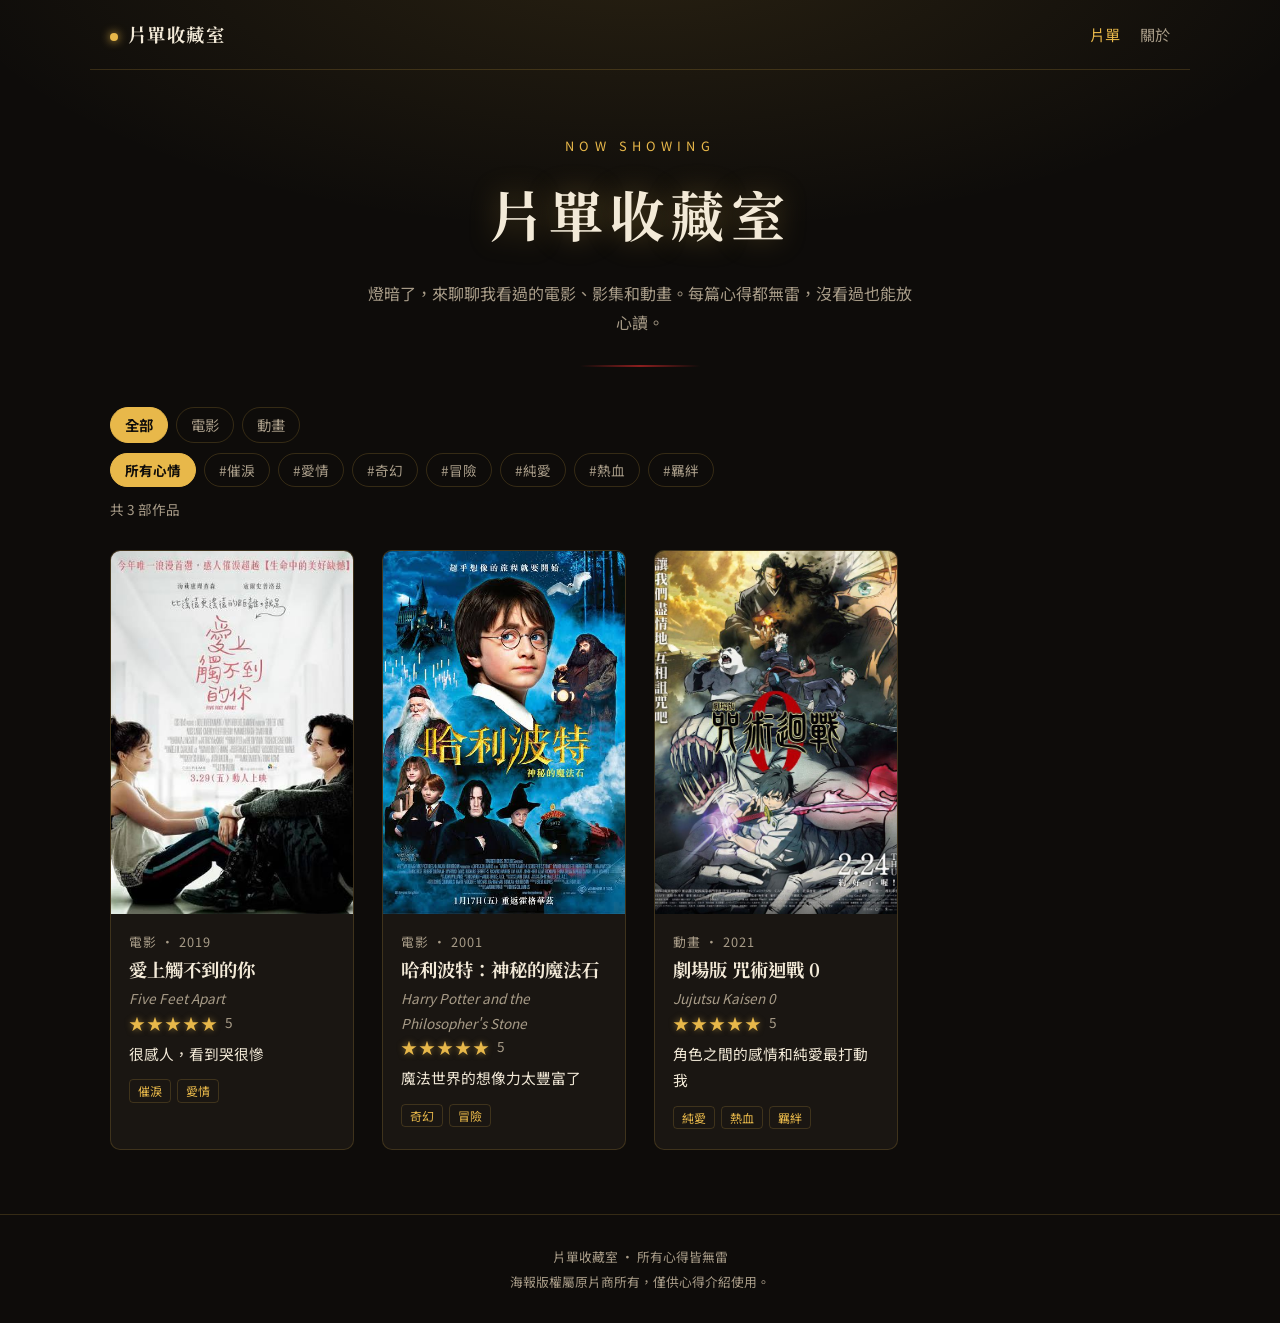
<file: index.html>
<!doctype html>
<html lang="zh-Hant-TW">
<head>
  <meta charset="utf-8">
  <meta name="viewport" content="width=device-width, initial-scale=1">
  <title>片單收藏室</title>
  <meta name="description" content="個人電影、影集、動畫的無雷心得收藏。">
  <link rel="preconnect" href="https://fonts.googleapis.com">
  <link rel="preconnect" href="https://fonts.gstatic.com" crossorigin>
  <link href="https://fonts.googleapis.com/css2?family=Noto+Sans+TC:wght@400;500;700&family=Noto+Serif+TC:wght@500;700&display=swap" rel="stylesheet">
  <link rel="stylesheet" href="assets/css/style.css">
</head>
<body>

  <header class="site-header">
    <a class="brand" href="index.html">片單收藏室</a>
    <nav class="site-nav">
      <a href="index.html" aria-current="page">片單</a>
      <a href="about.html">關於</a>
    </nav>
  </header>

  <main>
    <section class="hero">
      <p class="eyebrow">NOW SHOWING</p>
      <h1>片單收藏室</h1>
      <p class="lead">燈暗了，來聊聊我看過的電影、影集和動畫。每篇心得都無雷，沒看過也能放心讀。</p>
      <hr class="hero-rule">
    </section>

    <section class="filters" aria-label="篩選作品">
      <div class="filter-group" id="type-filters"></div>
      <div class="filter-group" id="tag-filters"></div>
      <p class="film-count" id="film-count"></p>
    </section>

    <section class="film-grid" id="film-grid"></section>
    <p class="empty" id="empty-msg" hidden>這個分類還沒有作品。</p>
  </main>

  <footer class="site-footer">
    <p>片單收藏室 · 所有心得皆無雷</p>
    <p>海報版權屬原片商所有，僅供心得介紹使用。</p>
  </footer>

  <script src="data/films.js"></script>
  <script src="assets/js/main.js"></script>
</body>
</html>
</file>
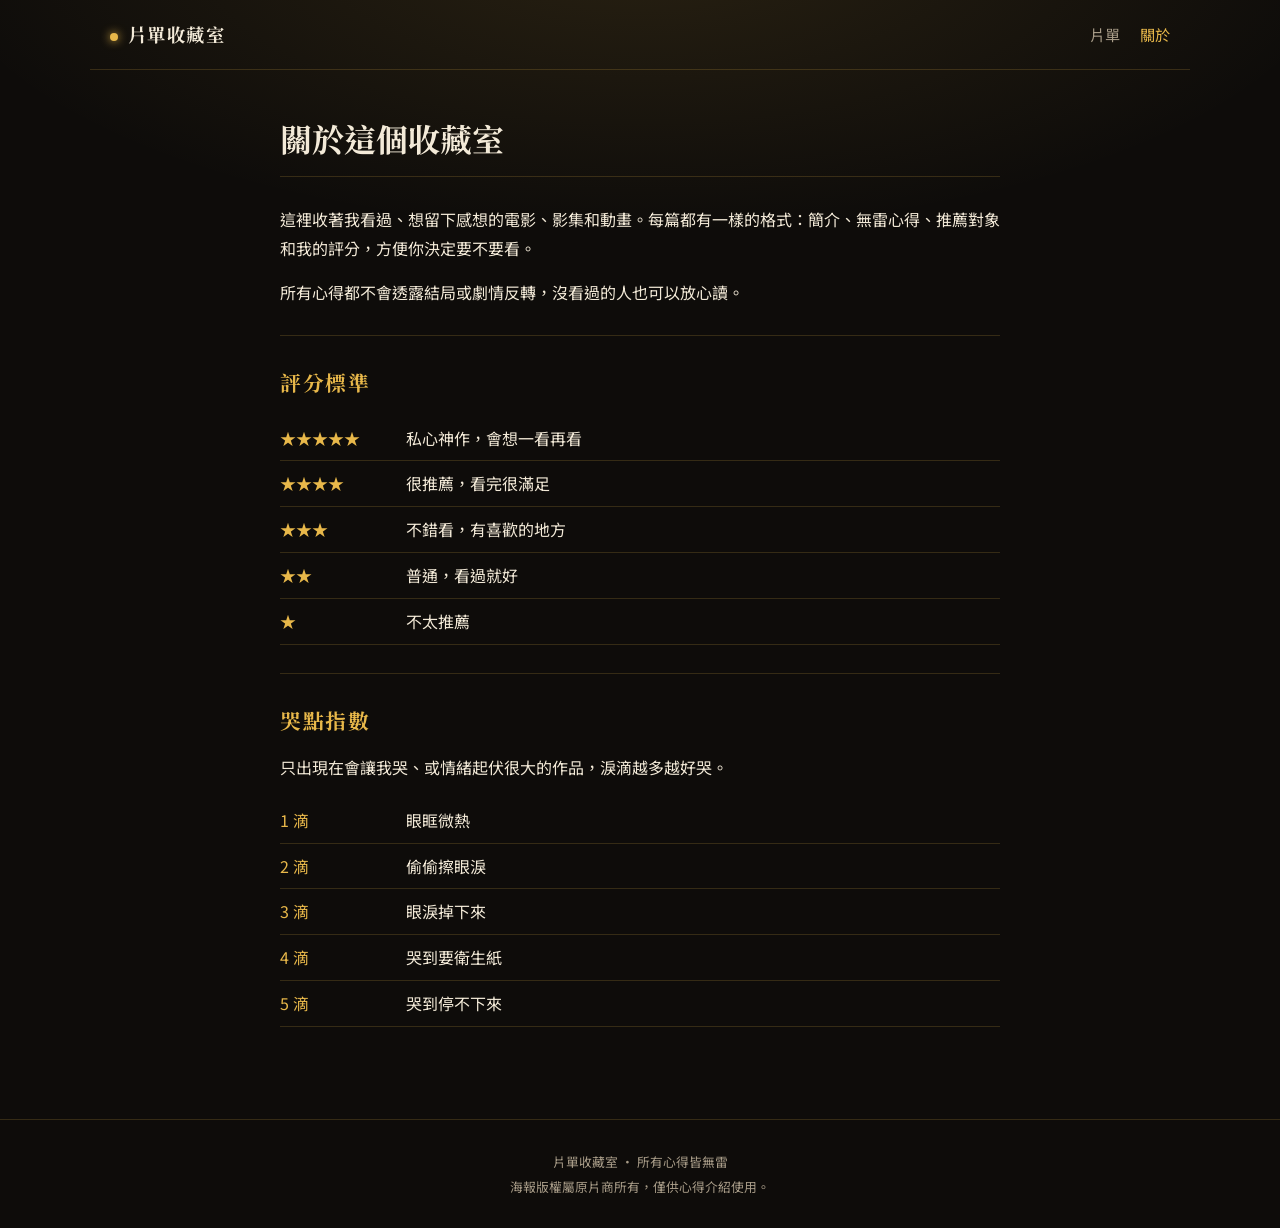
<file: about.html>
<!doctype html>
<html lang="zh-Hant-TW">
<head>
  <meta charset="utf-8">
  <meta name="viewport" content="width=device-width, initial-scale=1">
  <title>關於｜片單收藏室</title>
  <link rel="preconnect" href="https://fonts.googleapis.com">
  <link rel="preconnect" href="https://fonts.gstatic.com" crossorigin>
  <link href="https://fonts.googleapis.com/css2?family=Noto+Sans+TC:wght@400;500;700&family=Noto+Serif+TC:wght@500;700&display=swap" rel="stylesheet">
  <link rel="stylesheet" href="assets/css/style.css">
</head>
<body>

  <header class="site-header">
    <a class="brand" href="index.html">片單收藏室</a>
    <nav class="site-nav">
      <a href="index.html">片單</a>
      <a href="about.html" aria-current="page">關於</a>
    </nav>
  </header>

  <main class="about">
    <h1>關於這個收藏室</h1>

    <section class="review-section">
      <p>這裡收著我看過、想留下感想的電影、影集和動畫。每篇都有一樣的格式：簡介、無雷心得、推薦對象和我的評分，方便你決定要不要看。</p>
      <p>所有心得都不會透露結局或劇情反轉，沒看過的人也可以放心讀。</p>
    </section>

    <section class="review-section">
      <h2>評分標準</h2>
      <ul class="scale">
        <li><span class="scale-key">★★★★★</span><span>私心神作，會想一看再看</span></li>
        <li><span class="scale-key">★★★★</span><span>很推薦，看完很滿足</span></li>
        <li><span class="scale-key">★★★</span><span>不錯看，有喜歡的地方</span></li>
        <li><span class="scale-key">★★</span><span>普通，看過就好</span></li>
        <li><span class="scale-key">★</span><span>不太推薦</span></li>
      </ul>
    </section>

    <section class="review-section">
      <h2>哭點指數</h2>
      <p>只出現在會讓我哭、或情緒起伏很大的作品，淚滴越多越好哭。</p>
      <ul class="scale">
        <li><span class="scale-key">1 滴</span><span>眼眶微熱</span></li>
        <li><span class="scale-key">2 滴</span><span>偷偷擦眼淚</span></li>
        <li><span class="scale-key">3 滴</span><span>眼淚掉下來</span></li>
        <li><span class="scale-key">4 滴</span><span>哭到要衛生紙</span></li>
        <li><span class="scale-key">5 滴</span><span>哭到停不下來</span></li>
      </ul>
    </section>
  </main>

  <footer class="site-footer">
    <p>片單收藏室 · 所有心得皆無雷</p>
    <p>海報版權屬原片商所有，僅供心得介紹使用。</p>
  </footer>

  <script src="data/films.js"></script>
  <script src="assets/js/main.js"></script>
</body>
</html>
</file>
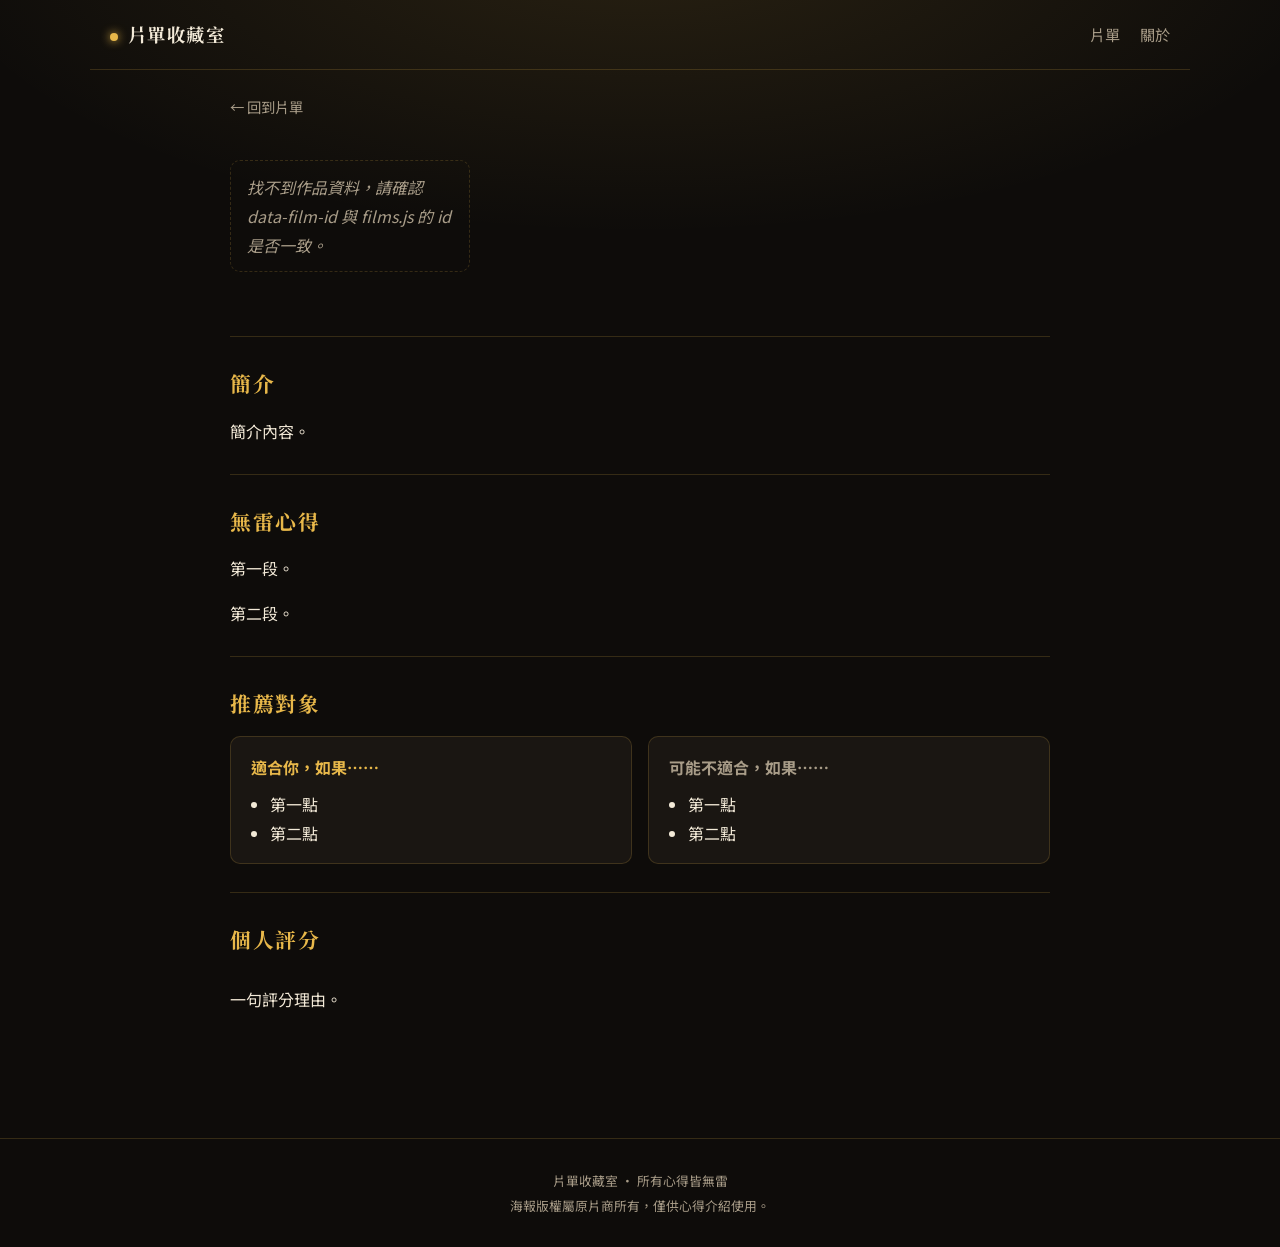
<file: reviews/_template.html>
<!doctype html>
<html lang="zh-Hant-TW">
<head>
  <meta charset="utf-8">
  <meta name="viewport" content="width=device-width, initial-scale=1">
  <!-- 依 AGENTS.md：格式為「片名｜片單收藏室」 -->
  <title>片名｜片單收藏室</title>
  <link rel="preconnect" href="https://fonts.googleapis.com">
  <link rel="preconnect" href="https://fonts.gstatic.com" crossorigin>
  <link href="https://fonts.googleapis.com/css2?family=Noto+Sans+TC:wght@400;500;700&family=Noto+Serif+TC:wght@500;700&display=swap" rel="stylesheet">
  <link rel="stylesheet" href="../assets/css/style.css">
</head>
<!-- data-film-id 必須與 data/films.js 的 id、本檔檔名相同 -->
<body data-film-id="作品代號">

  <header class="site-header">
    <a class="brand" href="../index.html">片單收藏室</a>
    <nav class="site-nav">
      <a href="../index.html">片單</a>
      <a href="../about.html">關於</a>
    </nav>
  </header>

  <main class="review">
    <a class="back-link" href="../index.html">← 回到片單</a>

    <!-- 1. 基本資料、2. 一句話短評：由 main.js 從 films.js 自動帶入，不要手寫 -->
    <section class="review-hero" id="film-info"></section>

    <!-- 3. 簡介：80 到 150 字，只寫開頭設定 -->
    <section class="review-section" id="synopsis">
      <h2>簡介</h2>
      <p>簡介內容。</p>
    </section>

    <!-- 4. 無雷心得：200 到 400 字，第一人稱，2 到 3 段 -->
    <section class="review-section" id="thoughts">
      <h2>無雷心得</h2>
      <p>第一段。</p>
      <p>第二段。</p>
    </section>

    <!-- 5. 推薦對象：各 2 到 3 點 -->
    <section class="review-section" id="recommend">
      <h2>推薦對象</h2>
      <div class="rec-grid">
        <div class="rec rec-yes">
          <h3>適合你，如果……</h3>
          <ul>
            <li>第一點</li>
            <li>第二點</li>
          </ul>
        </div>
        <div class="rec rec-no">
          <h3>可能不適合，如果……</h3>
          <ul>
            <li>第一點</li>
            <li>第二點</li>
          </ul>
        </div>
      </div>
    </section>

    <!-- 6. 個人評分：星星與哭點指數自動帶入，下方寫一句評分理由 -->
    <section class="review-section" id="score">
      <h2>個人評分</h2>
      <div class="rating-display" id="rating-display"></div>
      <p class="rating-reason">一句評分理由。</p>
    </section>

    <p class="added-date" id="added-date"></p>
  </main>

  <footer class="site-footer">
    <p>片單收藏室 · 所有心得皆無雷</p>
    <p>海報版權屬原片商所有，僅供心得介紹使用。</p>
  </footer>

  <script src="../data/films.js"></script>
  <script src="../assets/js/main.js"></script>
</body>
</html>
</file>
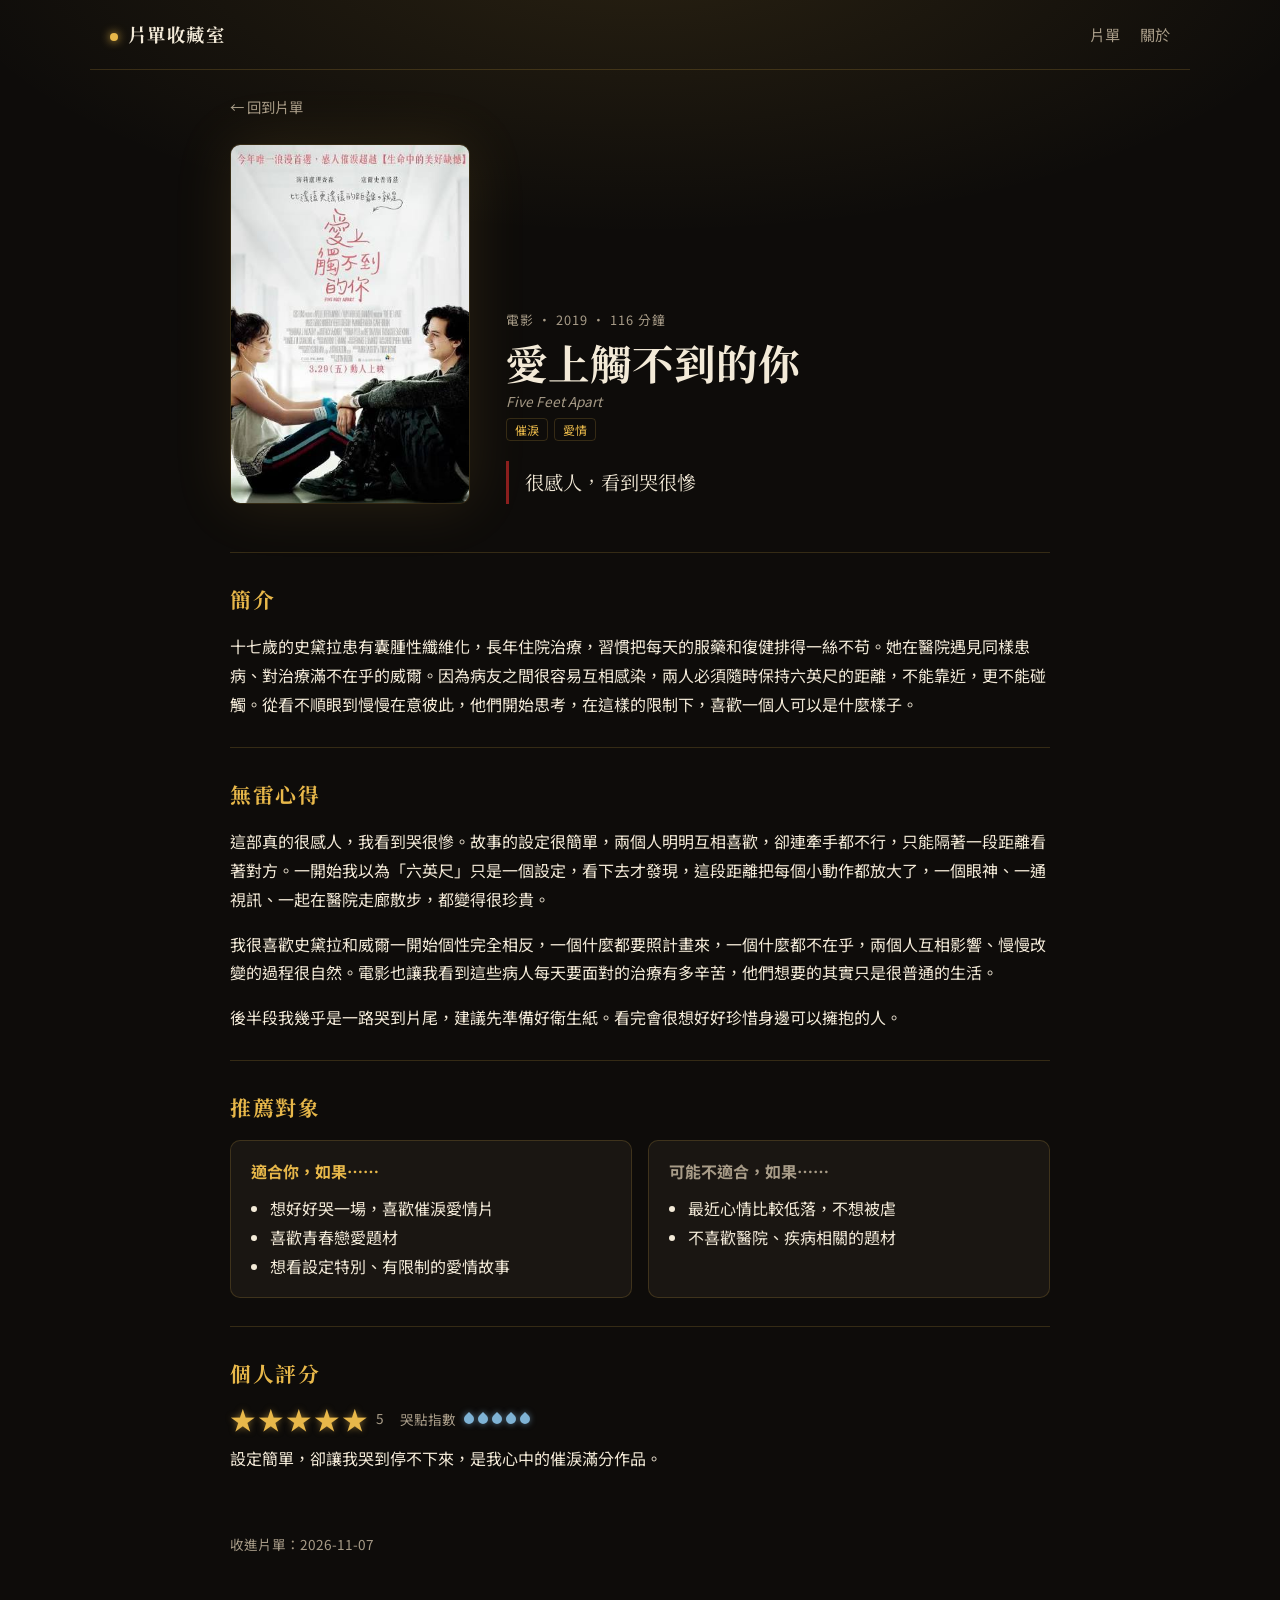
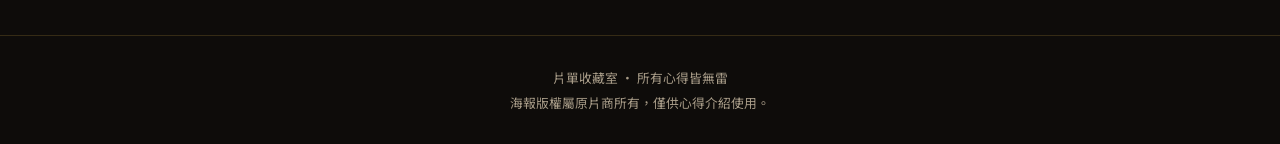
<file: reviews/five-feet-apart.html>
<!doctype html>
<html lang="zh-Hant-TW">
<head>
  <meta charset="utf-8">
  <meta name="viewport" content="width=device-width, initial-scale=1">
  <!-- 依 AGENTS.md：格式為「片名｜片單收藏室」 -->
  <title>愛上觸不到的你｜片單收藏室</title>
  <link rel="preconnect" href="https://fonts.googleapis.com">
  <link rel="preconnect" href="https://fonts.gstatic.com" crossorigin>
  <link href="https://fonts.googleapis.com/css2?family=Noto+Sans+TC:wght@400;500;700&family=Noto+Serif+TC:wght@500;700&display=swap" rel="stylesheet">
  <link rel="stylesheet" href="../assets/css/style.css">
</head>
<!-- data-film-id 必須與 data/films.js 的 id、本檔檔名相同 -->
<body data-film-id="five-feet-apart">

  <header class="site-header">
    <a class="brand" href="../index.html">片單收藏室</a>
    <nav class="site-nav">
      <a href="../index.html">片單</a>
      <a href="../about.html">關於</a>
    </nav>
  </header>

  <main class="review">
    <a class="back-link" href="../index.html">← 回到片單</a>

    <!-- 1. 基本資料、2. 一句話短評：由 main.js 從 films.js 自動帶入，不要手寫 -->
    <section class="review-hero" id="film-info"></section>

    <!-- 3. 簡介：80 到 150 字，只寫開頭設定 -->
    <section class="review-section" id="synopsis">
      <h2>簡介</h2>
      <p>十七歲的史黛拉患有囊腫性纖維化，長年住院治療，習慣把每天的服藥和復健排得一絲不苟。她在醫院遇見同樣患病、對治療滿不在乎的威爾。因為病友之間很容易互相感染，兩人必須隨時保持六英尺的距離，不能靠近，更不能碰觸。從看不順眼到慢慢在意彼此，他們開始思考，在這樣的限制下，喜歡一個人可以是什麼樣子。</p>
    </section>

    <!-- 4. 無雷心得：200 到 400 字，第一人稱，2 到 3 段 -->
    <section class="review-section" id="thoughts">
      <h2>無雷心得</h2>
      <p>這部真的很感人，我看到哭很慘。故事的設定很簡單，兩個人明明互相喜歡，卻連牽手都不行，只能隔著一段距離看著對方。一開始我以為「六英尺」只是一個設定，看下去才發現，這段距離把每個小動作都放大了，一個眼神、一通視訊、一起在醫院走廊散步，都變得很珍貴。</p>
      <p>我很喜歡史黛拉和威爾一開始個性完全相反，一個什麼都要照計畫來，一個什麼都不在乎，兩個人互相影響、慢慢改變的過程很自然。電影也讓我看到這些病人每天要面對的治療有多辛苦，他們想要的其實只是很普通的生活。</p>
      <p>後半段我幾乎是一路哭到片尾，建議先準備好衛生紙。看完會很想好好珍惜身邊可以擁抱的人。</p>
    </section>

    <!-- 5. 推薦對象：各 2 到 3 點 -->
    <section class="review-section" id="recommend">
      <h2>推薦對象</h2>
      <div class="rec-grid">
        <div class="rec rec-yes">
          <h3>適合你，如果……</h3>
          <ul>
            <li>想好好哭一場，喜歡催淚愛情片</li>
            <li>喜歡青春戀愛題材</li>
            <li>想看設定特別、有限制的愛情故事</li>
          </ul>
        </div>
        <div class="rec rec-no">
          <h3>可能不適合，如果……</h3>
          <ul>
            <li>最近心情比較低落，不想被虐</li>
            <li>不喜歡醫院、疾病相關的題材</li>
          </ul>
        </div>
      </div>
    </section>

    <!-- 6. 個人評分：星星與哭點指數自動帶入，下方寫一句評分理由 -->
    <section class="review-section" id="score">
      <h2>個人評分</h2>
      <div class="rating-display" id="rating-display"></div>
      <p class="rating-reason">設定簡單，卻讓我哭到停不下來，是我心中的催淚滿分作品。</p>
    </section>

    <p class="added-date" id="added-date"></p>
  </main>

  <footer class="site-footer">
    <p>片單收藏室 · 所有心得皆無雷</p>
    <p>海報版權屬原片商所有，僅供心得介紹使用。</p>
  </footer>

  <script src="../data/films.js"></script>
  <script src="../assets/js/main.js"></script>
</body>
</html>
</file>
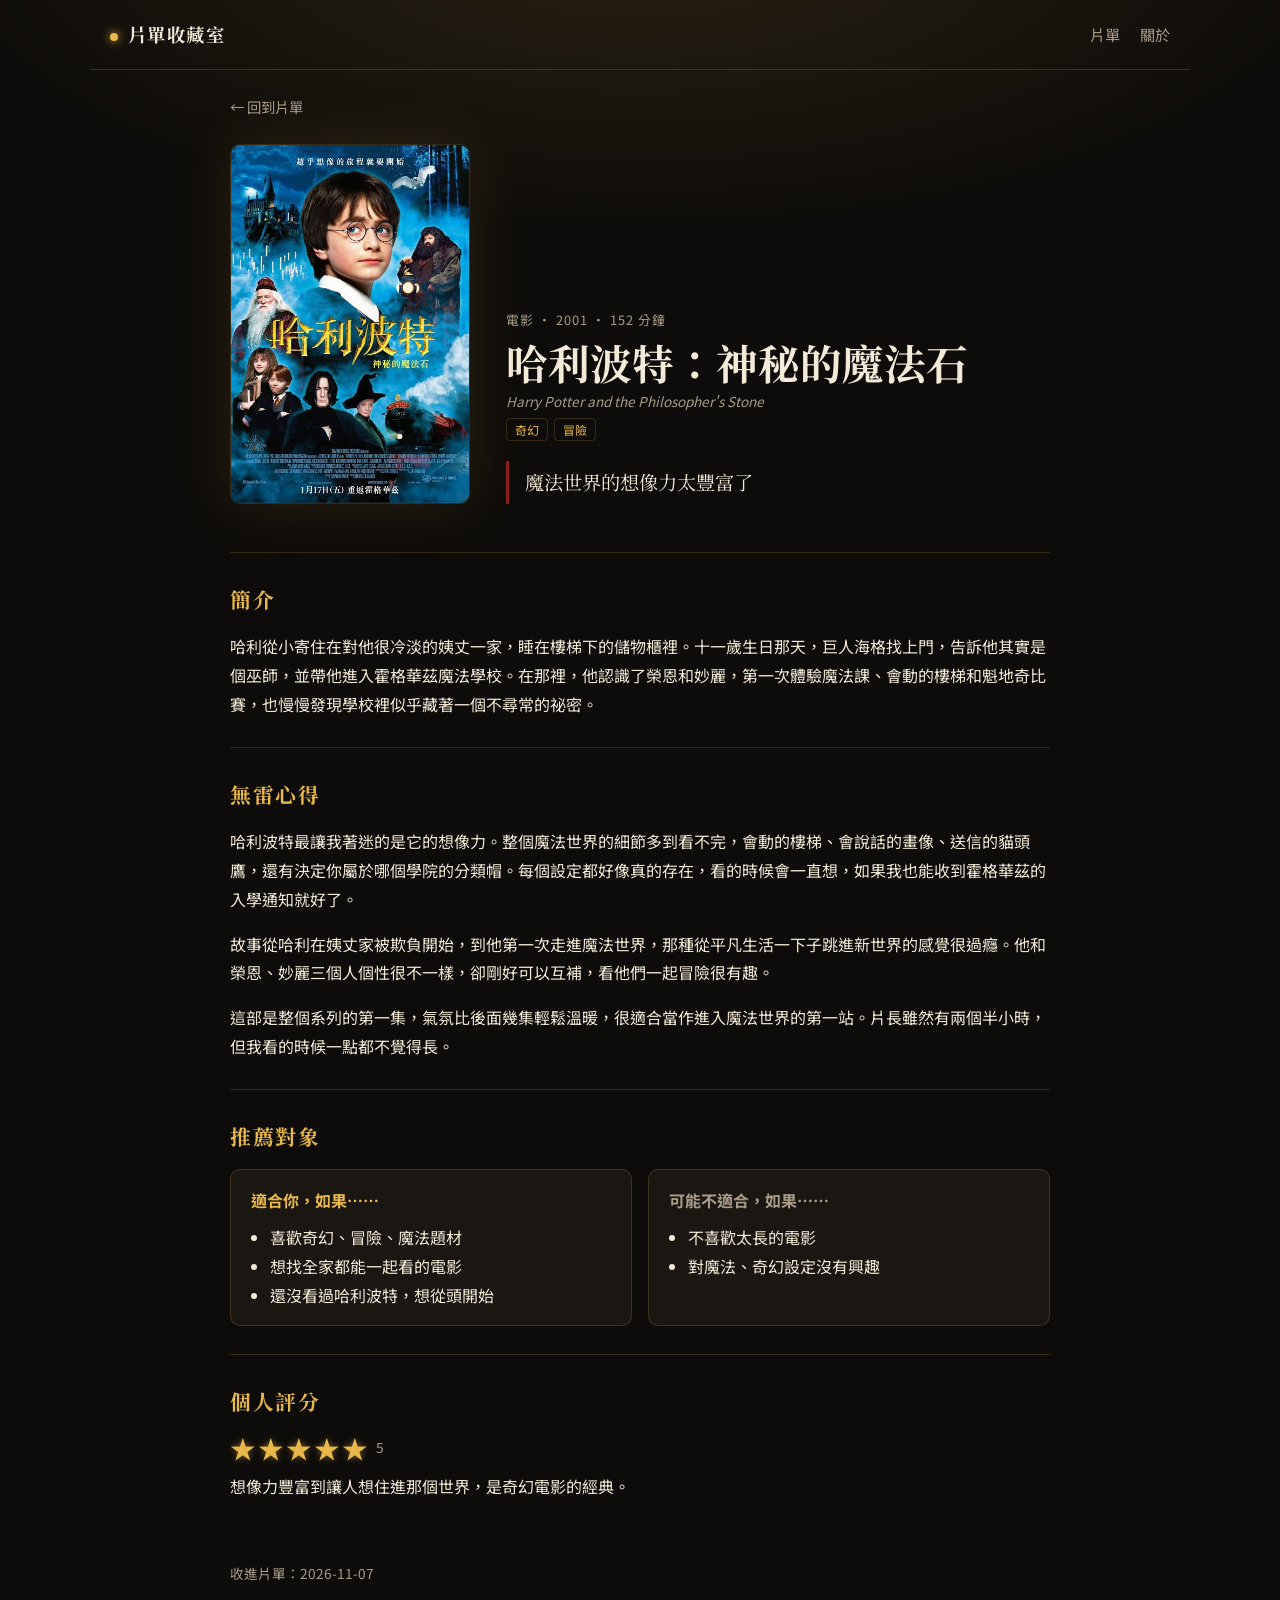
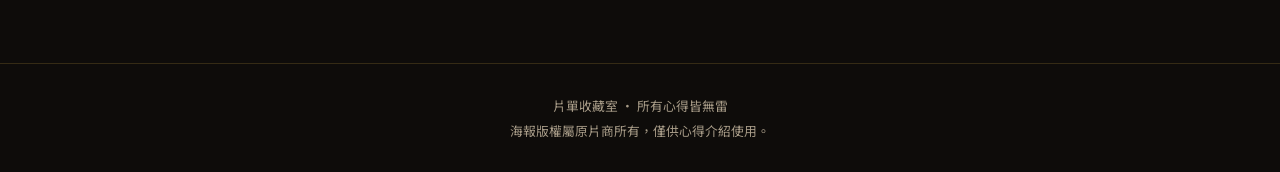
<file: reviews/harry-potter-philosophers-stone.html>
<!doctype html>
<html lang="zh-Hant-TW">
<head>
  <meta charset="utf-8">
  <meta name="viewport" content="width=device-width, initial-scale=1">
  <!-- 依 AGENTS.md：格式為「片名｜片單收藏室」 -->
  <title>哈利波特：神秘的魔法石｜片單收藏室</title>
  <link rel="preconnect" href="https://fonts.googleapis.com">
  <link rel="preconnect" href="https://fonts.gstatic.com" crossorigin>
  <link href="https://fonts.googleapis.com/css2?family=Noto+Sans+TC:wght@400;500;700&family=Noto+Serif+TC:wght@500;700&display=swap" rel="stylesheet">
  <link rel="stylesheet" href="../assets/css/style.css">
</head>
<!-- data-film-id 必須與 data/films.js 的 id、本檔檔名相同 -->
<body data-film-id="harry-potter-philosophers-stone">

  <header class="site-header">
    <a class="brand" href="../index.html">片單收藏室</a>
    <nav class="site-nav">
      <a href="../index.html">片單</a>
      <a href="../about.html">關於</a>
    </nav>
  </header>

  <main class="review">
    <a class="back-link" href="../index.html">← 回到片單</a>

    <!-- 1. 基本資料、2. 一句話短評：由 main.js 從 films.js 自動帶入，不要手寫 -->
    <section class="review-hero" id="film-info"></section>

    <!-- 3. 簡介：80 到 150 字，只寫開頭設定 -->
    <section class="review-section" id="synopsis">
      <h2>簡介</h2>
      <p>哈利從小寄住在對他很冷淡的姨丈一家，睡在樓梯下的儲物櫃裡。十一歲生日那天，巨人海格找上門，告訴他其實是個巫師，並帶他進入霍格華茲魔法學校。在那裡，他認識了榮恩和妙麗，第一次體驗魔法課、會動的樓梯和魁地奇比賽，也慢慢發現學校裡似乎藏著一個不尋常的祕密。</p>
    </section>

    <!-- 4. 無雷心得：200 到 400 字，第一人稱，2 到 3 段 -->
    <section class="review-section" id="thoughts">
      <h2>無雷心得</h2>
      <p>哈利波特最讓我著迷的是它的想像力。整個魔法世界的細節多到看不完，會動的樓梯、會說話的畫像、送信的貓頭鷹，還有決定你屬於哪個學院的分類帽。每個設定都好像真的存在，看的時候會一直想，如果我也能收到霍格華茲的入學通知就好了。</p>
      <p>故事從哈利在姨丈家被欺負開始，到他第一次走進魔法世界，那種從平凡生活一下子跳進新世界的感覺很過癮。他和榮恩、妙麗三個人個性很不一樣，卻剛好可以互補，看他們一起冒險很有趣。</p>
      <p>這部是整個系列的第一集，氣氛比後面幾集輕鬆溫暖，很適合當作進入魔法世界的第一站。片長雖然有兩個半小時，但我看的時候一點都不覺得長。</p>
    </section>

    <!-- 5. 推薦對象：各 2 到 3 點 -->
    <section class="review-section" id="recommend">
      <h2>推薦對象</h2>
      <div class="rec-grid">
        <div class="rec rec-yes">
          <h3>適合你，如果……</h3>
          <ul>
            <li>喜歡奇幻、冒險、魔法題材</li>
            <li>想找全家都能一起看的電影</li>
            <li>還沒看過哈利波特，想從頭開始</li>
          </ul>
        </div>
        <div class="rec rec-no">
          <h3>可能不適合，如果……</h3>
          <ul>
            <li>不喜歡太長的電影</li>
            <li>對魔法、奇幻設定沒有興趣</li>
          </ul>
        </div>
      </div>
    </section>

    <!-- 6. 個人評分：星星與哭點指數自動帶入，下方寫一句評分理由 -->
    <section class="review-section" id="score">
      <h2>個人評分</h2>
      <div class="rating-display" id="rating-display"></div>
      <p class="rating-reason">想像力豐富到讓人想住進那個世界，是奇幻電影的經典。</p>
    </section>

    <p class="added-date" id="added-date"></p>
  </main>

  <footer class="site-footer">
    <p>片單收藏室 · 所有心得皆無雷</p>
    <p>海報版權屬原片商所有，僅供心得介紹使用。</p>
  </footer>

  <script src="../data/films.js"></script>
  <script src="../assets/js/main.js"></script>
</body>
</html>
</file>
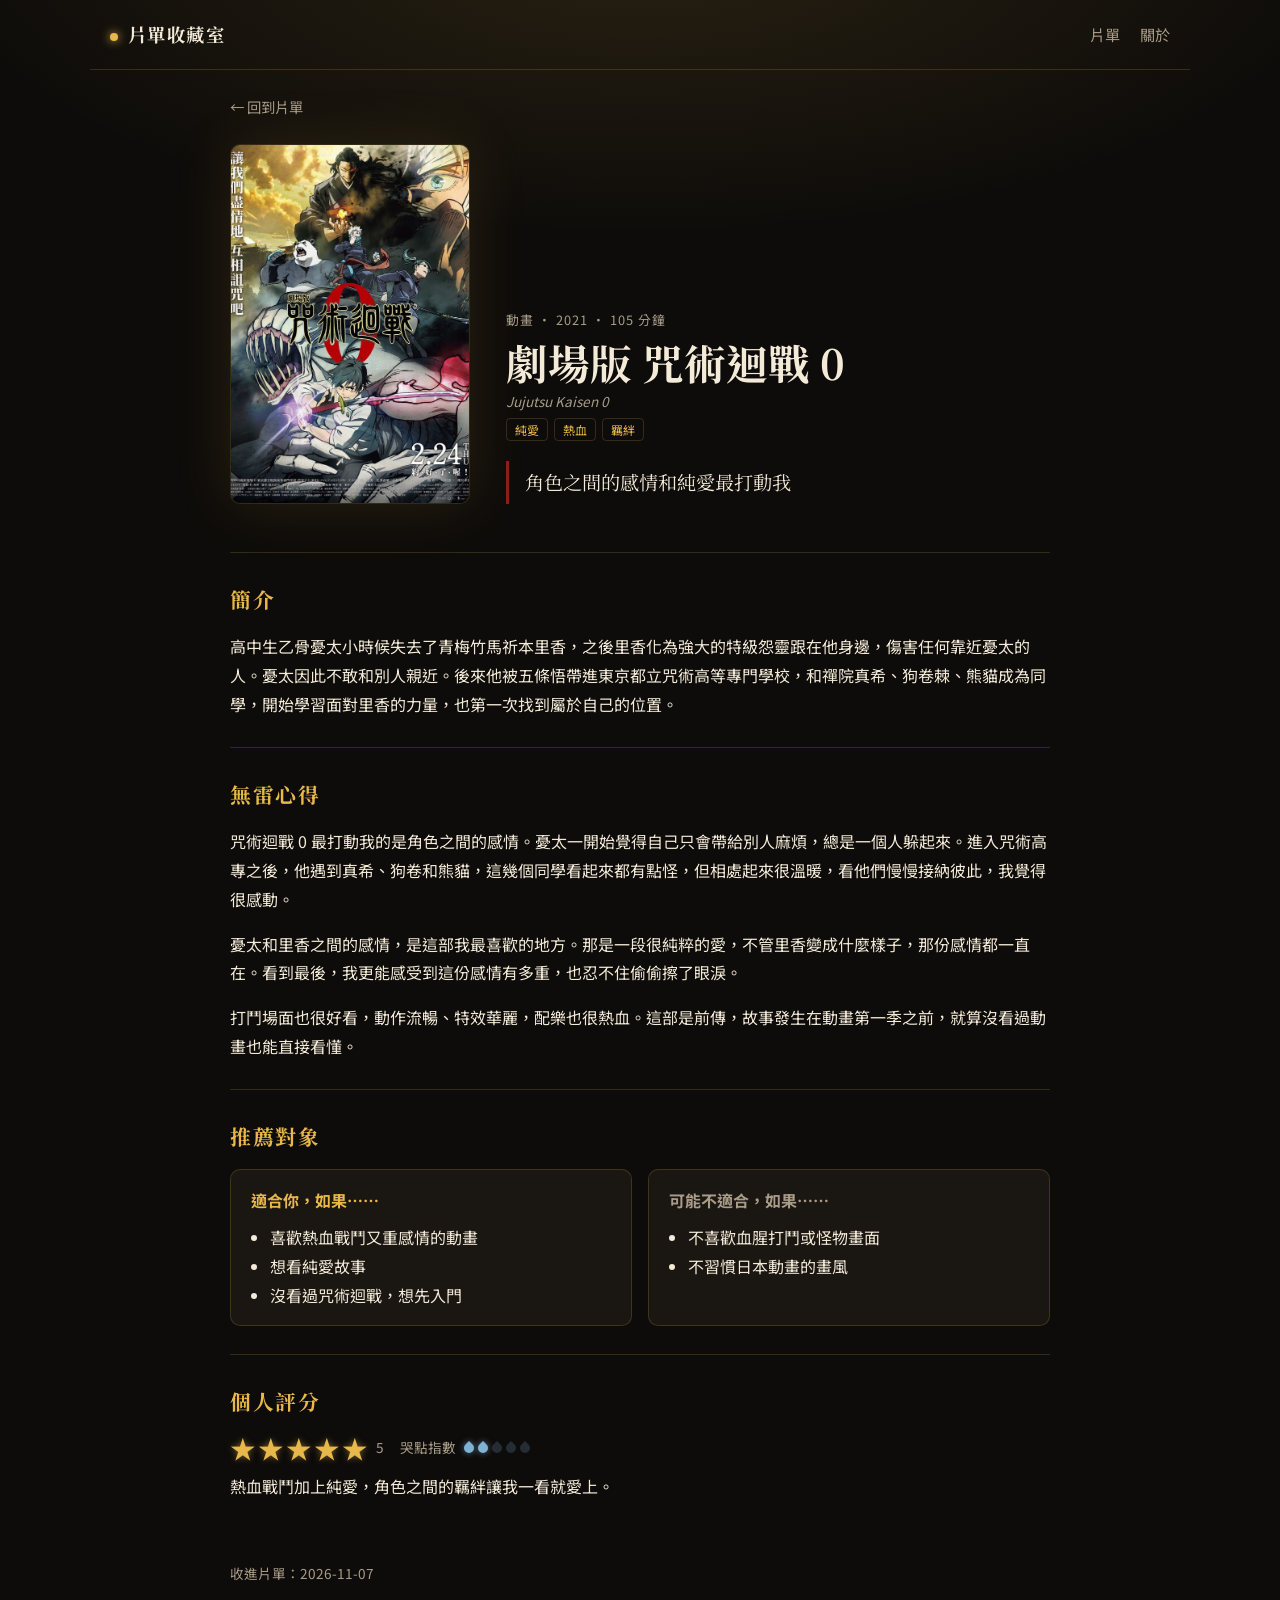
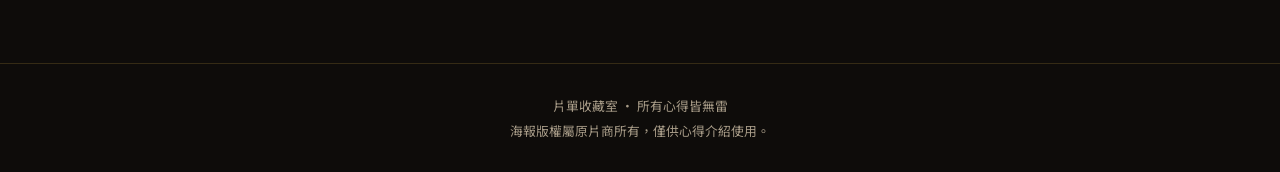
<file: reviews/jujutsu-kaisen-0.html>
<!doctype html>
<html lang="zh-Hant-TW">
<head>
  <meta charset="utf-8">
  <meta name="viewport" content="width=device-width, initial-scale=1">
  <!-- 依 AGENTS.md：格式為「片名｜片單收藏室」 -->
  <title>劇場版 咒術迴戰 0｜片單收藏室</title>
  <link rel="preconnect" href="https://fonts.googleapis.com">
  <link rel="preconnect" href="https://fonts.gstatic.com" crossorigin>
  <link href="https://fonts.googleapis.com/css2?family=Noto+Sans+TC:wght@400;500;700&family=Noto+Serif+TC:wght@500;700&display=swap" rel="stylesheet">
  <link rel="stylesheet" href="../assets/css/style.css">
</head>
<!-- data-film-id 必須與 data/films.js 的 id、本檔檔名相同 -->
<body data-film-id="jujutsu-kaisen-0">

  <header class="site-header">
    <a class="brand" href="../index.html">片單收藏室</a>
    <nav class="site-nav">
      <a href="../index.html">片單</a>
      <a href="../about.html">關於</a>
    </nav>
  </header>

  <main class="review">
    <a class="back-link" href="../index.html">← 回到片單</a>

    <!-- 1. 基本資料、2. 一句話短評：由 main.js 從 films.js 自動帶入，不要手寫 -->
    <section class="review-hero" id="film-info"></section>

    <!-- 3. 簡介：80 到 150 字，只寫開頭設定 -->
    <section class="review-section" id="synopsis">
      <h2>簡介</h2>
      <p>高中生乙骨憂太小時候失去了青梅竹馬祈本里香，之後里香化為強大的特級怨靈跟在他身邊，傷害任何靠近憂太的人。憂太因此不敢和別人親近。後來他被五條悟帶進東京都立咒術高等專門學校，和禪院真希、狗卷棘、熊貓成為同學，開始學習面對里香的力量，也第一次找到屬於自己的位置。</p>
    </section>

    <!-- 4. 無雷心得：200 到 400 字，第一人稱，2 到 3 段 -->
    <section class="review-section" id="thoughts">
      <h2>無雷心得</h2>
      <p>咒術迴戰 0 最打動我的是角色之間的感情。憂太一開始覺得自己只會帶給別人麻煩，總是一個人躲起來。進入咒術高專之後，他遇到真希、狗卷和熊貓，這幾個同學看起來都有點怪，但相處起來很溫暖，看他們慢慢接納彼此，我覺得很感動。</p>
      <p>憂太和里香之間的感情，是這部我最喜歡的地方。那是一段很純粹的愛，不管里香變成什麼樣子，那份感情都一直在。看到最後，我更能感受到這份感情有多重，也忍不住偷偷擦了眼淚。</p>
      <p>打鬥場面也很好看，動作流暢、特效華麗，配樂也很熱血。這部是前傳，故事發生在動畫第一季之前，就算沒看過動畫也能直接看懂。</p>
    </section>

    <!-- 5. 推薦對象：各 2 到 3 點 -->
    <section class="review-section" id="recommend">
      <h2>推薦對象</h2>
      <div class="rec-grid">
        <div class="rec rec-yes">
          <h3>適合你，如果……</h3>
          <ul>
            <li>喜歡熱血戰鬥又重感情的動畫</li>
            <li>想看純愛故事</li>
            <li>沒看過咒術迴戰，想先入門</li>
          </ul>
        </div>
        <div class="rec rec-no">
          <h3>可能不適合，如果……</h3>
          <ul>
            <li>不喜歡血腥打鬥或怪物畫面</li>
            <li>不習慣日本動畫的畫風</li>
          </ul>
        </div>
      </div>
    </section>

    <!-- 6. 個人評分：星星與哭點指數自動帶入，下方寫一句評分理由 -->
    <section class="review-section" id="score">
      <h2>個人評分</h2>
      <div class="rating-display" id="rating-display"></div>
      <p class="rating-reason">熱血戰鬥加上純愛，角色之間的羈絆讓我一看就愛上。</p>
    </section>

    <p class="added-date" id="added-date"></p>
  </main>

  <footer class="site-footer">
    <p>片單收藏室 · 所有心得皆無雷</p>
    <p>海報版權屬原片商所有，僅供心得介紹使用。</p>
  </footer>

  <script src="../data/films.js"></script>
  <script src="../assets/js/main.js"></script>
</body>
</html>
</file>
<file: assets/css/style.css>
/* 片單收藏室：全站樣式（深色電影院風）
   色彩只能使用 :root 變數，規則見 AGENTS.md 第 5 節 */

:root {
  --bg: #0e0c0a;
  --surface: #1a1612;
  --gold: #e8b84a;
  --text: #f3ead8;
  --muted: #a89c88;
  --curtain: #8b1e1e;
  --tear: #7fb3d5;

  --line: rgba(232, 184, 74, 0.18);
  --glow: rgba(232, 184, 74, 0.12);
  --radius: 10px;
  --font-serif: "Noto Serif TC", serif;
  --font-sans: "Noto Sans TC", system-ui, sans-serif;
}

* { box-sizing: border-box; }

html { -webkit-text-size-adjust: 100%; }

body {
  margin: 0;
  background-color: var(--bg);
  background-image: radial-gradient(ellipse 80% 420px at 50% -60px, var(--glow), transparent 70%);
  background-repeat: no-repeat;
  color: var(--text);
  font-family: var(--font-sans);
  line-height: 1.8;
  min-height: 100vh;
  display: flex;
  flex-direction: column;
}

a { color: var(--gold); text-decoration: none; }
a:hover { text-decoration: underline; }

img { max-width: 100%; display: block; }

/* ---------- 頁首 ---------- */
.site-header {
  display: flex;
  align-items: center;
  justify-content: space-between;
  gap: 16px;
  max-width: 1100px;
  width: 100%;
  margin: 0 auto;
  padding: 18px 20px;
  border-bottom: 1px solid var(--line);
}
.brand {
  font-family: var(--font-serif);
  font-weight: 700;
  font-size: 1.15rem;
  color: var(--text);
  letter-spacing: 0.08em;
}
.brand::before {
  content: "";
  display: inline-block;
  width: 8px;
  height: 8px;
  margin-right: 10px;
  border-radius: 50%;
  background: var(--gold);
  box-shadow: 0 0 10px var(--gold);
  vertical-align: middle;
}
.brand:hover { text-decoration: none; }
.site-nav { display: flex; gap: 20px; }
.site-nav a { color: var(--muted); font-size: 0.95rem; }
.site-nav a[aria-current="page"] { color: var(--gold); }

main {
  flex: 1;
  width: 100%;
  max-width: 1100px;
  margin: 0 auto;
  padding: 0 20px 64px;
}

/* ---------- 首頁 Hero ---------- */
.hero {
  text-align: center;
  padding: 64px 0 40px;
}
.eyebrow {
  margin: 0 0 8px;
  color: var(--gold);
  font-size: 0.8rem;
  letter-spacing: 0.4em;
}
.hero h1 {
  margin: 0;
  font-family: var(--font-serif);
  font-size: clamp(2.2rem, 6vw, 3.4rem);
  letter-spacing: 0.12em;
  text-shadow: 0 0 28px rgba(232, 184, 74, 0.35);
}
.hero .lead {
  max-width: 34em;
  margin: 16px auto 0;
  color: var(--muted);
}
.hero-rule {
  width: 120px;
  height: 2px;
  margin: 28px auto 0;
  background: linear-gradient(90deg, transparent, var(--curtain), transparent);
  border: 0;
}

/* ---------- 篩選 ---------- */
.filters {
  display: flex;
  flex-direction: column;
  gap: 10px;
  margin-bottom: 28px;
}
.filter-group { display: flex; flex-wrap: wrap; gap: 8px; }
.chip {
  font: inherit;
  font-size: 0.9rem;
  padding: 4px 14px;
  border-radius: 999px;
  border: 1px solid var(--line);
  background: transparent;
  color: var(--muted);
  cursor: pointer;
  transition: color 0.2s, border-color 0.2s, background 0.2s;
}
.chip:hover { color: var(--text); border-color: var(--gold); }
.chip[aria-pressed="true"] {
  background: var(--gold);
  border-color: var(--gold);
  color: var(--bg);
  font-weight: 700;
}
.chip-tag { font-size: 0.85rem; }
.film-count { color: var(--muted); font-size: 0.85rem; margin: 0; }

/* ---------- 作品卡片 ---------- */
.film-grid {
  display: grid;
  grid-template-columns: repeat(auto-fill, minmax(220px, 1fr));
  gap: 28px;
}
.film-card {
  display: flex;
  flex-direction: column;
  background: var(--surface);
  border: 1px solid var(--line);
  border-radius: var(--radius);
  overflow: hidden;
  color: var(--text);
  transition: transform 0.25s, box-shadow 0.25s, border-color 0.25s;
}
.film-card:hover {
  text-decoration: none;
  transform: translateY(-4px);
  border-color: var(--gold);
  box-shadow: 0 10px 36px rgba(232, 184, 74, 0.16);
}
.poster {
  position: relative;
  aspect-ratio: 2 / 3;
  background: var(--bg);
  overflow: hidden;
}
.poster-img { width: 100%; height: 100%; object-fit: cover; }
.poster-fallback {
  width: 100%;
  height: 100%;
  display: flex;
  align-items: center;
  justify-content: center;
  padding: 20px;
  text-align: center;
  font-family: var(--font-serif);
  font-size: 1.3rem;
  background: linear-gradient(160deg, var(--film-color, var(--curtain)), var(--bg));
}
.badge-draft {
  position: absolute;
  top: 10px;
  left: 10px;
  padding: 2px 10px;
  border-radius: 4px;
  background: rgba(14, 12, 10, 0.85);
  border: 1px solid var(--gold);
  color: var(--gold);
  font-size: 0.75rem;
  letter-spacing: 0.1em;
}
.film-card-body { padding: 16px 18px 20px; display: flex; flex-direction: column; gap: 4px; }
.film-meta { margin: 0; color: var(--muted); font-size: 0.8rem; letter-spacing: 0.08em; }
.film-title { margin: 0; font-family: var(--font-serif); font-size: 1.15rem; line-height: 1.4; }
.film-original { margin: 0; color: var(--muted); font-size: 0.85rem; font-style: italic; }
.film-oneliner { margin: 6px 0 4px; font-size: 0.92rem; }
.empty { text-align: center; color: var(--muted); padding: 40px 0; }

/* ---------- 標籤 ---------- */
.tags { display: flex; flex-wrap: wrap; gap: 6px; margin-top: 4px; }
.tag {
  font-size: 0.75rem;
  color: var(--gold);
  border: 1px solid var(--line);
  border-radius: 4px;
  padding: 0 8px;
}

/* ---------- 星星、哭點指數 ---------- */
.stars { display: inline-flex; align-items: center; gap: 2px; font-size: 1rem; line-height: 1; }
.star { color: rgba(168, 156, 136, 0.35); }
.star-full { color: var(--gold); text-shadow: 0 0 6px rgba(232, 184, 74, 0.5); }
.star-half {
  background: linear-gradient(90deg, var(--gold) 50%, rgba(168, 156, 136, 0.35) 50%);
  -webkit-background-clip: text;
  background-clip: text;
  color: transparent;
}
.stars-num { margin-left: 6px; font-size: 0.85rem; color: var(--muted); }
.stars-pending { color: var(--muted); font-size: 0.85rem; letter-spacing: 0.05em; }

.tears { display: inline-flex; align-items: center; gap: 4px; margin-left: 16px; }
.tears-label { font-size: 0.85rem; color: var(--muted); margin-right: 4px; }
.tear {
  width: 10px;
  height: 10px;
  border-radius: 0 50% 50% 50%;
  transform: rotate(45deg);
  background: rgba(127, 179, 213, 0.2);
}
.tear-on { background: var(--tear); box-shadow: 0 0 6px rgba(127, 179, 213, 0.6); }

/* ---------- 心得頁 ---------- */
.review { max-width: 860px; }
.back-link { display: inline-block; margin: 24px 0; color: var(--muted); font-size: 0.9rem; }
.back-link:hover { color: var(--gold); }

.review-hero {
  display: grid;
  grid-template-columns: 240px 1fr;
  gap: 36px;
  align-items: end;
  margin-bottom: 48px;
}
.poster-large {
  border-radius: var(--radius);
  border: 1px solid var(--line);
  box-shadow: 0 0 60px rgba(232, 184, 74, 0.12);
}
.review-head h1 {
  margin: 4px 0 0;
  font-family: var(--font-serif);
  font-size: clamp(1.8rem, 4.5vw, 2.6rem);
  line-height: 1.3;
}
.oneliner {
  margin: 20px 0 0;
  padding: 4px 0 4px 16px;
  border-left: 3px solid var(--curtain);
  font-family: var(--font-serif);
  font-size: 1.2rem;
}

.review-section {
  padding: 28px 0;
  border-top: 1px solid var(--line);
}
.review-section h2 {
  margin: 0 0 14px;
  font-family: var(--font-serif);
  font-size: 1.3rem;
  color: var(--gold);
  letter-spacing: 0.08em;
}
.review-section p { margin: 0 0 1em; }
.review-section p:last-child { margin-bottom: 0; }

.rec-grid { display: grid; grid-template-columns: 1fr 1fr; gap: 16px; }
.rec {
  background: var(--surface);
  border: 1px solid var(--line);
  border-radius: var(--radius);
  padding: 16px 20px;
}
.rec h3 { margin: 0 0 8px; font-size: 1rem; }
.rec-yes h3 { color: var(--gold); }
.rec-no h3 { color: var(--muted); }
.rec ul { margin: 0; padding-left: 1.2em; }

.rating-display { display: flex; flex-wrap: wrap; align-items: center; row-gap: 10px; font-size: 1.3rem; margin-bottom: 12px; }
.rating-display .stars { font-size: 1.6rem; }
.rating-display .tears { font-size: 1rem; }
.rating-reason { color: var(--text); }

.pending {
  color: var(--muted);
  font-style: italic;
  border: 1px dashed var(--line);
  border-radius: var(--radius);
  padding: 12px 16px;
}
.added-date { color: var(--muted); font-size: 0.85rem; margin-top: 32px; }

/* ---------- 關於頁 ---------- */
.about { max-width: 760px; }
.about h1 { font-family: var(--font-serif); font-size: 2rem; margin: 40px 0 8px; }
.scale { list-style: none; padding: 0; margin: 0; }
.scale li { display: flex; gap: 16px; padding: 8px 0; border-bottom: 1px solid var(--line); }
.scale-key { flex: 0 0 110px; color: var(--gold); }

/* ---------- 頁尾 ---------- */
.site-footer {
  text-align: center;
  padding: 28px 20px;
  border-top: 1px solid var(--line);
  color: var(--muted);
  font-size: 0.8rem;
}
.site-footer p { margin: 2px 0; }

/* ---------- 手機 ---------- */
@media (max-width: 640px) {
  .hero { padding: 44px 0 28px; }
  .film-grid { grid-template-columns: repeat(2, 1fr); gap: 14px; }
  .film-card-body { padding: 12px; }
  .film-title { font-size: 1rem; }
  .film-oneliner { font-size: 0.85rem; }
  .review-hero { grid-template-columns: 1fr; gap: 24px; }
  .poster-large { max-width: 220px; }
  .rec-grid { grid-template-columns: 1fr; }
  .tears { margin-left: 0; width: 100%; }
  .scale-key { flex-basis: 90px; }
}
</file>
